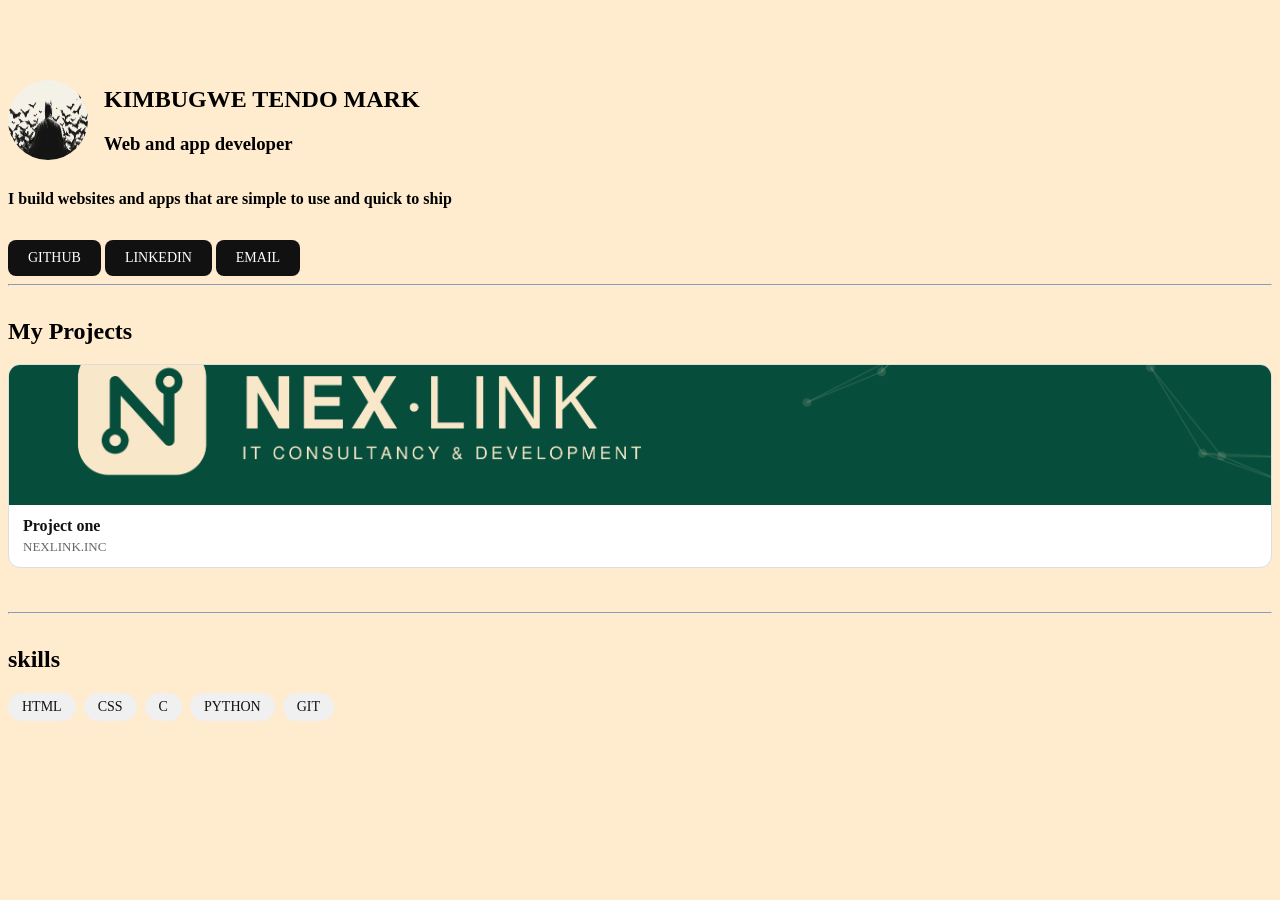
<file: index.html>
<!DOCTYPE html>
<br><br><br>
<title>KIMBUGWE MARK.dev</title>
<body style="background-color:blanchedalmond;">
<div style="display: flex; align-items: center; gap: 12px;">
    <img src="bat man.jpg" alt="Profile pic" style="border-radius: 50%; width: 80px; height: 80px;">
    <div style="margin: 4px;">
    <h2 style="color: black;" >KIMBUGWE TENDO MARK</h2>
    
   <h3 style="color: black;"> Web and app developer</h3>
   </div>
</div>
 <h4 style="font: size 30px; color:black; margin: 12px 0;"> I build websites and apps that are simple to use and quick to ship</h4>
 <a href="https://github.com/Markbloggss"
   style="display: inline-block; margin-top: 12px; padding: 10px 20px;
          background: #111; color: #fff; text-decoration: none;
          border-radius: 8px; font-size: 14px;">
    GITHUB
</a>
<a href="https://github.com/Markbloggss"
   style="display: inline-block; margin-top: 20px; padding: 10px 20px;
          background: #111; color: #fff; text-decoration: none;
          border-radius: 8px; font-size: 14px;">
    LINKEDIN
</a>
<a href="mailto:kimbugwetendoo@mail.com"
   style="display: inline-block; margin-top: 20px; padding: 10px 20px;
          background: #111; color: #fff; text-decoration: none;
          border-radius: 8px; font-size: 14px;">
    EMAIL 
</a>

 </div>
 <br>
 <hr>
 <style>
  .work-grid {
    display: grid;
    grid-template-columns: repeat(auto-fit, minmax(220px, 1fr));
    gap: 16px;
    margin-top: 12px;
  }
  .work-card {
    display: block;
    border: 1px solid #ddd;
    border-radius: 12px;
    overflow: hidden;
    text-decoration: none;
    color: #111;
    background: #fff;
  }
  .work-card:hover {
    border-color: #111;
  }
  .work-card img {
    width: 100%;
    height: 140px;
    object-fit: cover;
    display: block;
  }
  .work-card .info {
    padding: 12px 14px;
  }
  .work-card h3 {
    margin: 0 0 4px;
    font-size: 16px;
  }
  .work-card p {
    margin: 0;
    font-size: 13px;
    color: #666;
  }
</style>

<h2 style="margin-top: 32px;">My Projects</h2>

<div class="work-grid">

  <a class="work-card" href="NEXLINK.png">
    <img src="NEXLINK.png" alt="Project one screenshot">
    <div class="info">
      <h3>Project one</h3>
      <p>NEXLINK.INC </p>
    </div>
  </a>
  

  
</div>
<br><br>
<HR>
<div>
  
  <style>
    .skills {
      display:flex;
      flex-wrap: wrap;
      gap: 8px;
      margin-top: 12px;
    }
    .skill{
      padding: 6px 14px;
      background: #f0f0f0;
      color: #111;
      border-radius: 20px;
      font-size: 14px;
    }
  </style>
<h2 style="margin-top: 32px;">skills</h2>
<div class="skills">
  <span class="skill">HTML</span>
  <span class="skill">CSS</span>
  <span class="skill">C</span>
  <span class="skill">PYTHON</span>
  <span class="skill">GIT</span>
  
  
  

</div>
</div>
 </body>
</html>
</file>
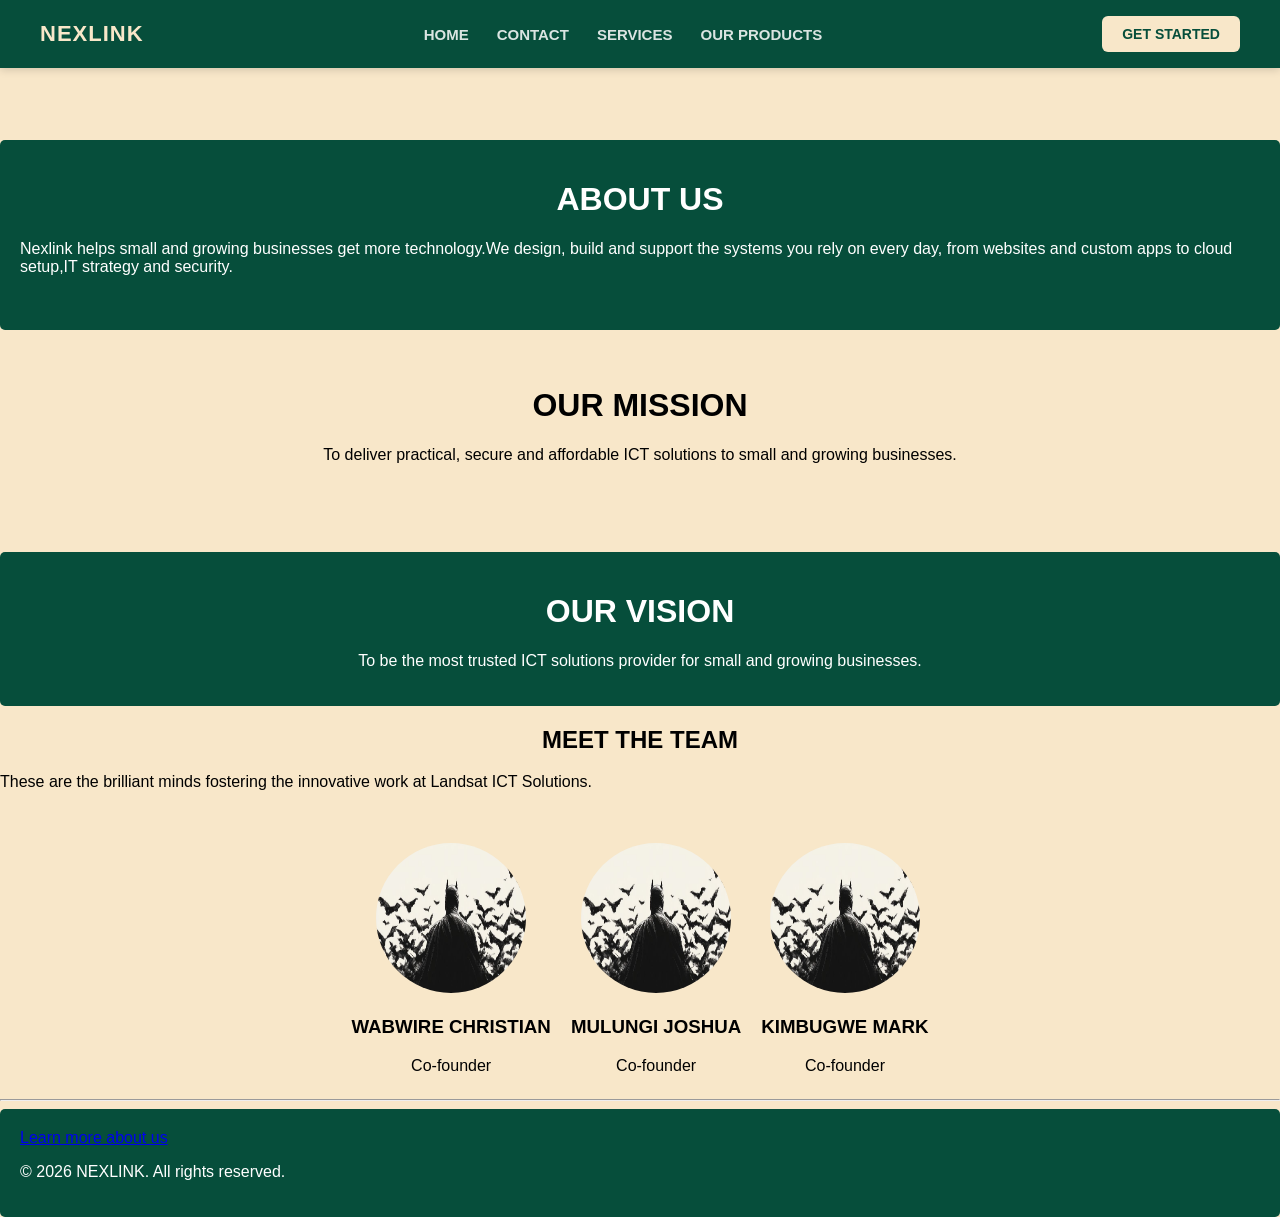
<file: about.html>
<!DOCTYPE html>
<html lang="en">
<head>
    <meta charset="UTF-8">
    <meta name="viewport" content="width=device-width, initial-scale=1.0">

    <title>NEXLINK</title>

    <link rel="stylesheet" href="txt.css">
    <link rel="icon" type="image/png" href="flogo.ico">
</head>

<body>

    <header class="site-header">

        <a href="home.html" class="logo">NEXLINK</a>

        <nav class="nav">
            <a href="home.html">HOME</a>
            
            <a href="contact.html">CONTACT</a>
            <a href="services.html">SERVICES</a>
            <a href="ourproducts.html">OUR PRODUCTS</a>
        </nav>

        <a href="contact.html" class="header-btn">GET STARTED</a>


    </header>
    <br><br>
    <br><br>
<div style="background-color: #064e3b; color: white; padding: 20px; border-radius: 5px;"> 
<h1 style="text-align: center;"> ABOUT US</h1>

<p> Nexlink helps small and growing businesses get more technology.We  design, build and support the systems you rely on every day, from websites and custom apps to cloud setup,IT strategy and security. </p>
<br>

</div>
<br><br>
<div>
    <h1 style="text-align: center;">OUR MISSION</h1>
    <p style="text-align: center;">To deliver practical, secure and affordable ICT solutions to small and growing businesses.</p>
</div>
<br><br>
<br><br>
<div style="background-color: #064e3b; color: white; padding: 20px; border-radius: 5px;">
    <h1 style="text-align: center;">OUR VISION</h1>
    <p style="text-align: center;">To be the most trusted ICT solutions provider for small and growing businesses.</p>
</div>
<div>
    <h2 style="text-align: center;"> MEET THE TEAM</h2>
    <p> These are the brilliant minds fostering the innovative work at Landsat ICT Solutions.</p>
    <br><br>
    <div style="display: flex; justify-content: center; gap: 20px;">
        <div style="text-align: center;">
            <img src="bat man.jpg" alt="Co-founder" style="width: 150px; height: 150px; border-radius: 50%;">
            <h3>WABWIRE CHRISTIAN</h3>
            <p>Co-founder</p>
        </div>
        <div style="text-align: center;">
            <img src="bat man.jpg" alt="Co-founder" style="width: 150px; height: 150px; border-radius: 50%;">
            <h3>MULUNGI JOSHUA</h3>
            <p>Co-founder</p>
        </div>
        <div style="text-align: center;">
            <img src="bat man.jpg" alt="Co-founder" style="width: 150px; height: 150px; border-radius: 50%;">
            <h3>KIMBUGWE MARK</h3>
            <p>Co-founder</p>
        </div>

    </div>

</div>
<hr>
<div style="background-color: #064e3b; color: white; padding: 20px; border-radius: 5px;">
    
    <footer>
        <a href="d2350ae8-492e-4941-b3a7-0096e197b7d4.svg" target="_blank" rel="noopener noreferrer">Learn more about us</a>
        <p>&copy; 2026 NEXLINK. All rights reserved.</p>
    </footer>
</div>

</body>
</html>
</file>
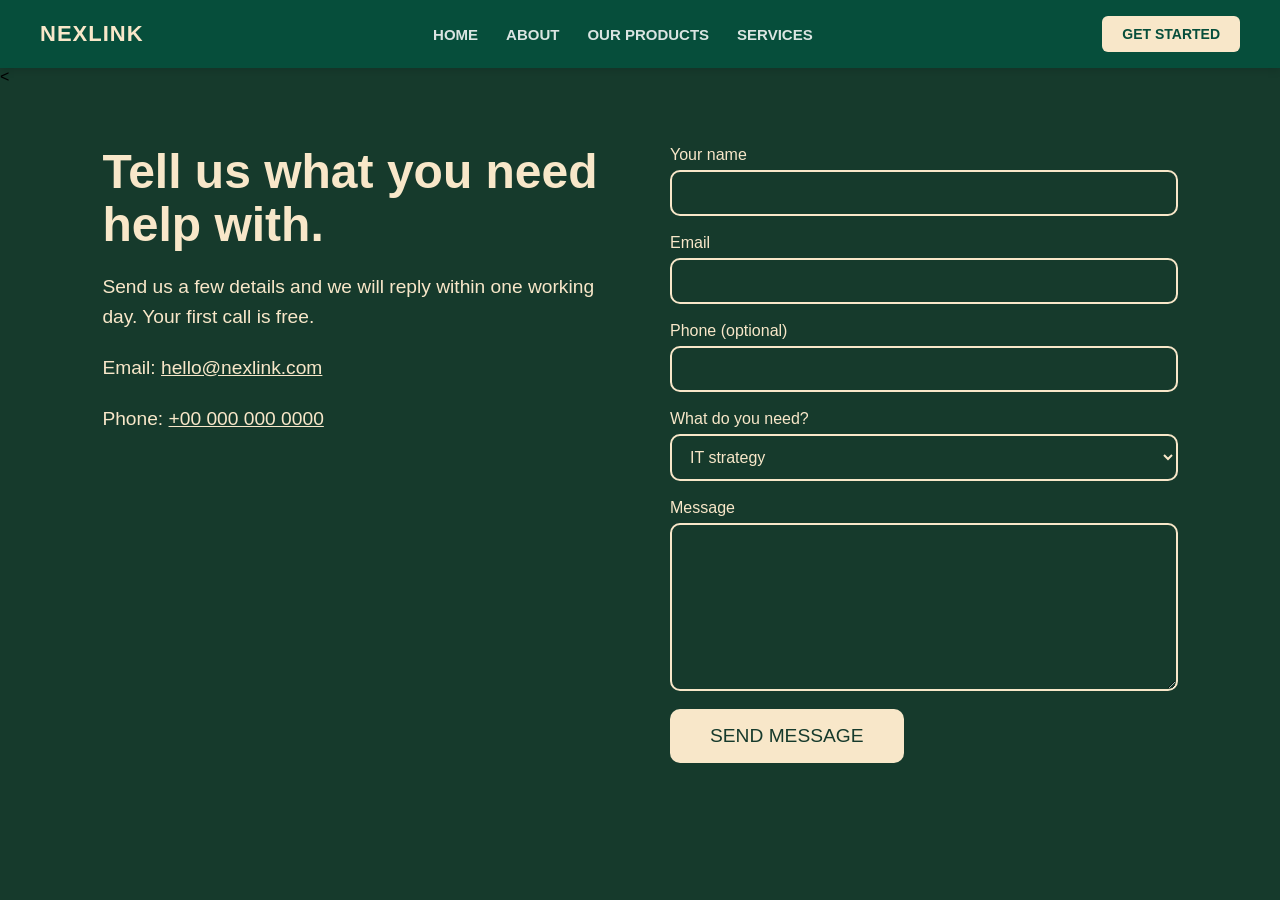
<file: contact.html>
<!DOCTYPE html>
<html lang="en">
<head>
    <meta charset="UTF-8">
    <meta name="viewport" content="width=device-width, initial-scale=1.0">

    <title>NEXLINK</title>

    <link rel="stylesheet" href="txt.css">
    <link rel="icon" type="image/png" href="flogo.ico">
</head>

<body>

    <header class="site-header">

        <a href="home.html" class="logo">NEXLINK</a>

        <nav class="nav">
            <a href="home.html">HOME</a>
            <a href="about.html">ABOUT</a>
            <a href="ourproducts.html">OUR PRODUCTS</a>
            <a href="services.html">SERVICES</a>
        </nav>

        <a href="contact.html" class="header-btn">GET STARTED</a>

    </header>
<!DOCTYPE html>
<html lang="en">
<head>
  <meta charset="UTF-8">
  <meta name="viewport" content="width=device-width, initial-scale=1">
  <title>Contact | Nexlink</title>
  <style>
    .contact { display: flex; flex-wrap: wrap; gap: 60px; padding: 60px 8%; color: #f8e7c9; }
    .contact-info { flex: 1; min-width: 280px; }
    .contact-info h1 { font-size: 3rem; line-height: 1.1; margin: 0 0 20px; }
    .contact-info p { font-size: 1.2rem; line-height: 1.6; margin: 0 0 20px; }
    .contact-info a { color: #f8e7c9; }

    .contact form { flex: 1; min-width: 280px; display: grid; gap: 18px; }
    .contact label { display: grid; gap: 6px; font-weight: 500; }
    .contact input, .contact select, .contact textarea {
      font: inherit; padding: 12px 14px; border-radius: 10px;
      border: 2px solid #f8e7c9; background: transparent; color: #f8e7c9;
    }
    .contact select option { color: #163a2c; }
    .contact textarea { min-height: 140px; resize: vertical; }
    .contact input:focus, .contact select:focus, .contact textarea:focus {
      outline: 3px solid #7A9A80; outline-offset: 2px;
    }
    .contact button {
      justify-self: start; font: inherit; font-weight: 500;
      font-size: 1.2rem; padding: 1rem 2.5rem; border-radius: 10px;
      border: none; background: #f8e7c9; color: #163a2c; cursor: pointer;
    }
  </style>
</head>

<body style="background-color: #163a2c;">

  <!-- Your existing header goes here -->
  <
  <main class="contact">
    <div class="contact-info">
      <h1>Tell us what you need help with.</h1>
      <p>Send us a few details and we will reply within one working day. Your first call is free.</p>
      <p>Email: <a href="mailto:hello@nexlink.com">hello@nexlink.com</a></p>
      <p>Phone: <a href="tel:+0000000000">+00 000 000 0000</a></p>
    </div>

    <form action="#" method="post">
      <label>Your name
        <input type="text" name="name" required>
      </label>
      <label>Email
        <input type="email" name="email" required>
      </label>
      <label>Phone (optional)
        <input type="tel" name="phone">
      </label>
      <label>What do you need?
        <select name="service">
          <option>IT strategy</option>
          <option>Cloud and migration</option>
          <option>Cybersecurity</option>
          <option>Systems integration</option>
          <option>Managed support</option>
          <option>Something else</option>
        </select>
      </label>
      <label>Message
        <textarea name="message" required></textarea>
      </label>
      <button type="submit">SEND MESSAGE</button>
    </form>
  </main>

</body>
</html>
    

</body>
</html>
</file>
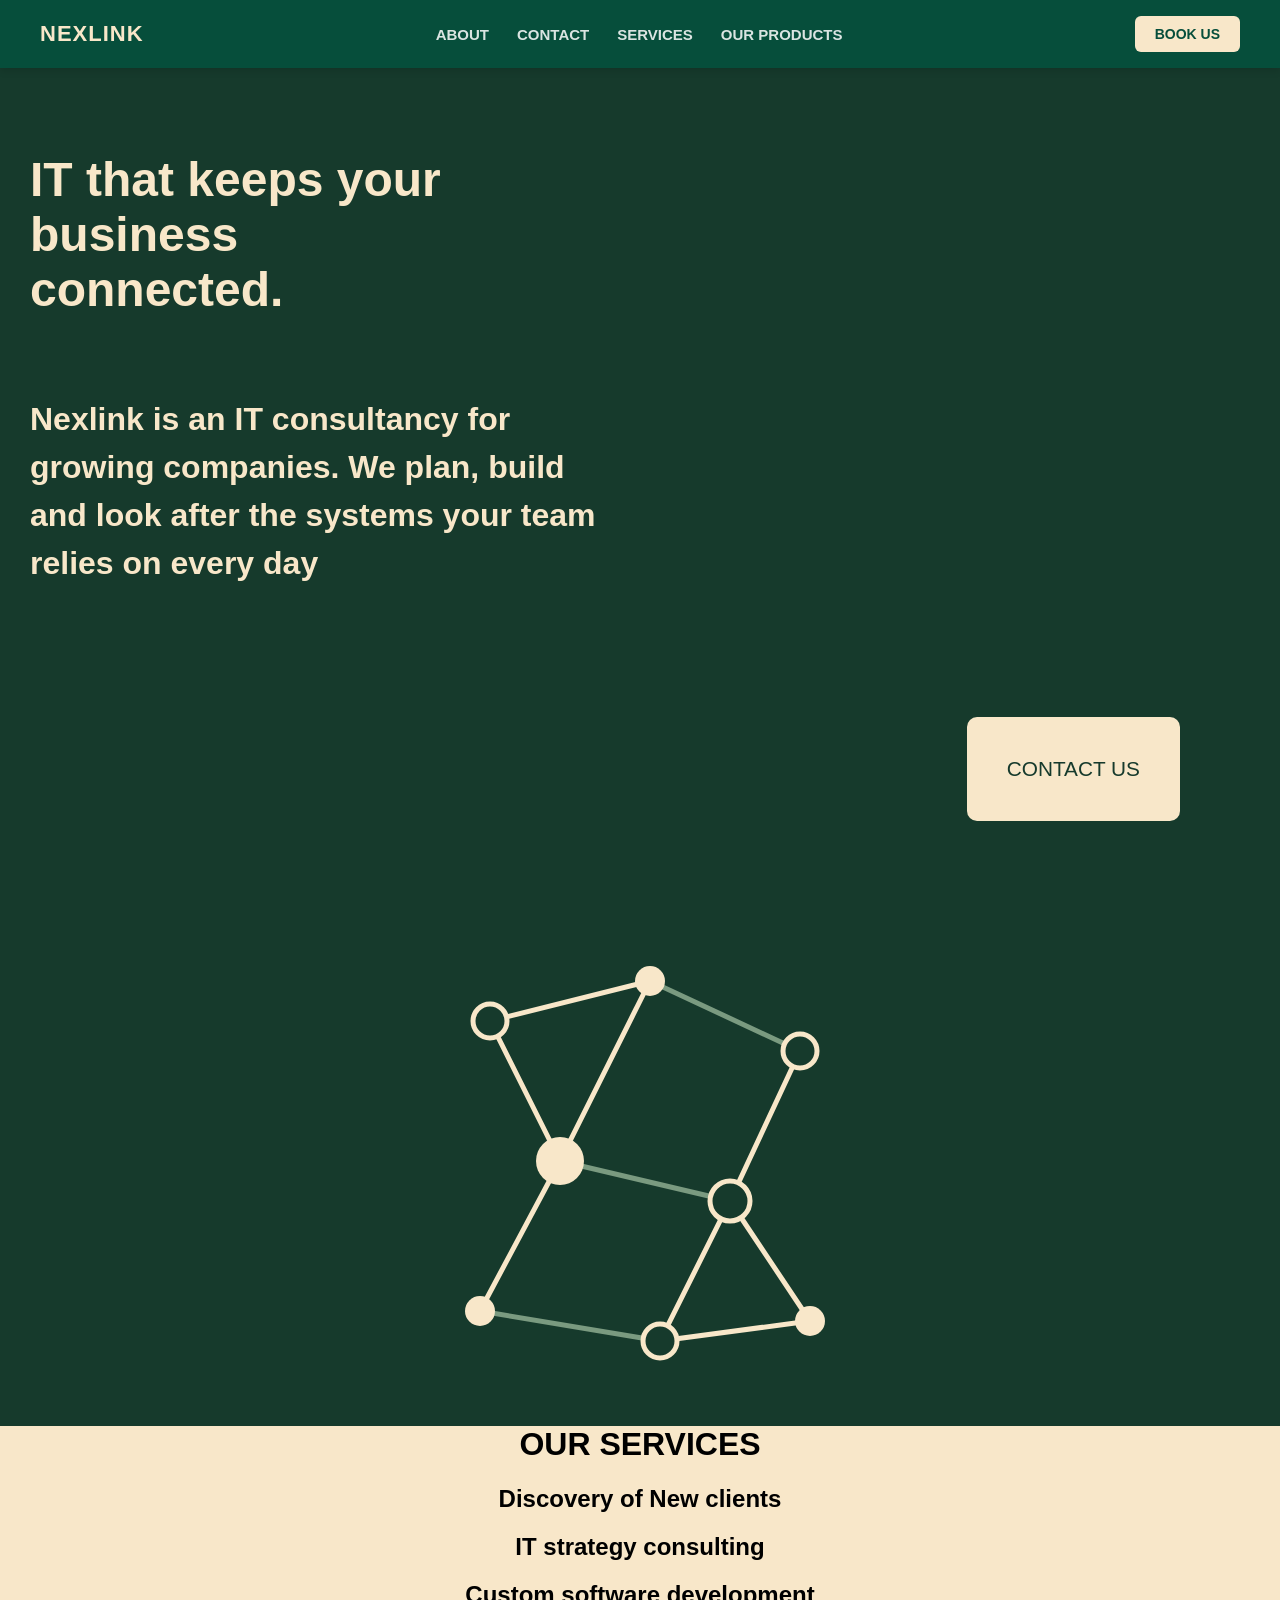
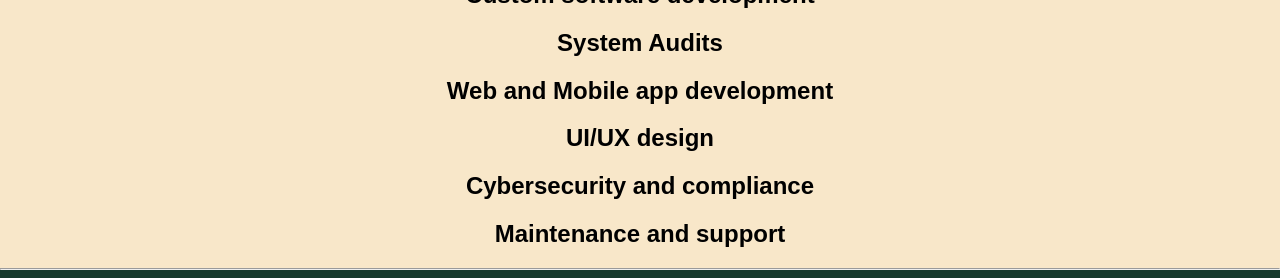
<file: home.html>
<!DOCTYPE html> 
<html lang="en">
<head>
    <meta charset="UTF-8">
    <meta name="viewport" content="width=device-width, initial-scale=1.0">

    <title>NEXLINK</title>

    <link rel="stylesheet" href="txt.css">
    <link rel="icon" type="image/png" href="flogo.ico">
</head>

<body style="background-color: #163a2c;">

    <header class="site-header">

        <a href="home.html" class="logo">NEXLINK</a>

        <nav class="nav">
            
            <a href="about.html">ABOUT</a>
            <a href="contact.html">CONTACT</a>
            <a href="services.html">SERVICES</a>
            <a href="ourproducts.html">OUR PRODUCTS</a>
        </nav>

        <a href="contact.html" class="header-btn">BOOK US</a>

    </header>
    <br><br><br>
  <div > 
    <h1 style="color: #f8e7c9; margin: 30px;"><font size="25">IT that keeps your<br> business<br> connected.</font></h1>
    <br>
    <h1 style="color: #f8e7c9; margin: 30px;line-height: 1.5;"> Nexlink is an IT consultancy for <br>growing companies. We plan, build <br>and look after the systems your team<br>relies on every day</h1>
   <div style="display: flex;justify-content: flex-end;">
    <a href="contact.html" style="margin: 100px; font-size: 1.3rem; padding: 2.5rem; border-radius: 10px; background-color: #f8e7c9; color: #163a2c; text-decoration: none; font-weight: 500;"> CONTACT US</a> 

   </div>
  </div>
<div style="text-align: center;">
    <svg viewBox="0 0 480 480" width="480" style="max-width: 100%; height: auto;">
  <!-- lines -->
  <g stroke="#f8e7c9" stroke-width="5" stroke-linecap="round" fill="none">
    <path d="M90 100 L250 60"/>
    <path d="M90 100 L160 240"/>
    <path d="M250 60 L160 240"/>
    <path d="M400 130 L330 280"/>
    <path d="M160 240 L80 390"/>
    <path d="M330 280 L260 420"/>
    <path d="M260 420 L410 400"/>
    <path d="M330 280 L410 400"/>
  </g>
  <g stroke="#7A9A80" stroke-width="5" stroke-linecap="round" fill="none">
    <path d="M250 60 L400 130"/>
    <path d="M160 240 L330 280"/>
    <path d="M80 390 L260 420"/>
  </g>

  <!-- ring nodes (hollow) -->
  <g fill="#163a2c" stroke="#f8e7c9" stroke-width="5">
    <circle cx="90" cy="100" r="17"/>
    <circle cx="400" cy="130" r="17"/>
    <circle cx="330" cy="280" r="20"/>
    <circle cx="260" cy="420" r="17"/>
  </g>

  <!-- solid nodes (filled) -->
  <g fill="#f8e7c9">
    <circle cx="250" cy="60" r="15"/>
    <circle cx="160" cy="240" r="24"/>
    <circle cx="80" cy="390" r="15"/>
    <circle cx="410" cy="400" r="15"/>
  </g>
</svg>
</div>

 
    
  <div style="text-align: center; background-color:#f8e7c9 ; text-decoration-color: #F8E7C9;">
    <h1> OUR SERVICES </h1>
    <h2>  Discovery of New clients</h2>
    <h2>  IT strategy consulting</h2>
    <h2>  Custom software development</h2>
    <h2>  System Audits</h2>
    <h2>  Web and Mobile app development</h2>
    <h2>  UI/UX design</h2>
    <h2>  Cybersecurity and compliance</h2>
    <h2>  Maintenance and support</h2>
<hr>
  </div>
  

</div>
    
</body>
</html>
</file>
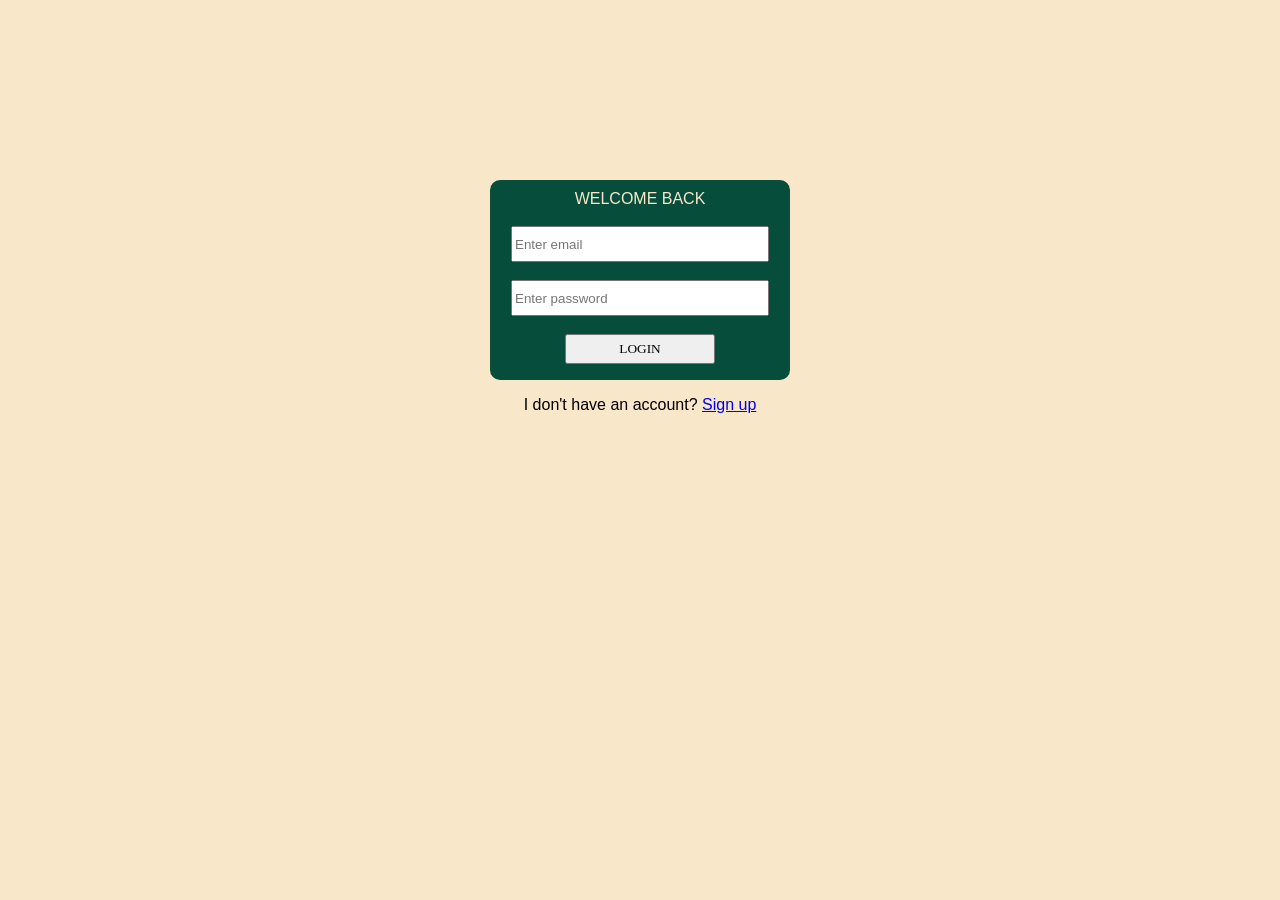
<file: login.html>
<!DOCTYPE html>
<html lang="en">
<head>
    <meta charset="UTF-8">
    <meta name="viewport" content="width=device-width, initial-scale=1.0">
    <title> NEXLINK</title>
    <link rel="icon" type="image/png" href="/favicon-96x96.png" sizes="96x96" />
<link rel="icon" type="image/svg+xml" href="/favicon.svg" />
<link rel="shortcut icon" href="/favicon.ico" />
<link rel="apple-touch-icon" sizes="180x180" href="/apple-touch-icon.png" />
<link rel="manifest" href="/site.webmanifest" />
<link rel="icon" type="image/png" href="flogo.ico"/>
</head>
<br>
<br>
<br>
<br>
<br>
<br>
<br><br>
<br><br>

<link rel="stylesheet" href="txt.css">
<body style="background-color: #F8E7C9;"></body>
<div class="box" style="text-align: center; color: #F8E7C9;size: 150px;">WELCOME BACK
<br>
<br>

<input type="text" placeholder="Enter email" style="width: 250px;height: 30px;">
<br><br>
<input type="text" placeholder="Enter password" style="width: 250px;height: 30px;">
<br><br>







<button style="width: 150px;height: 30px; font-family:'open sans'"> LOGIN</button>
</div>
<p style="text-align: center;">I don't have an account? <a href="signup.html">Sign up</a></p>






</html>
</file>
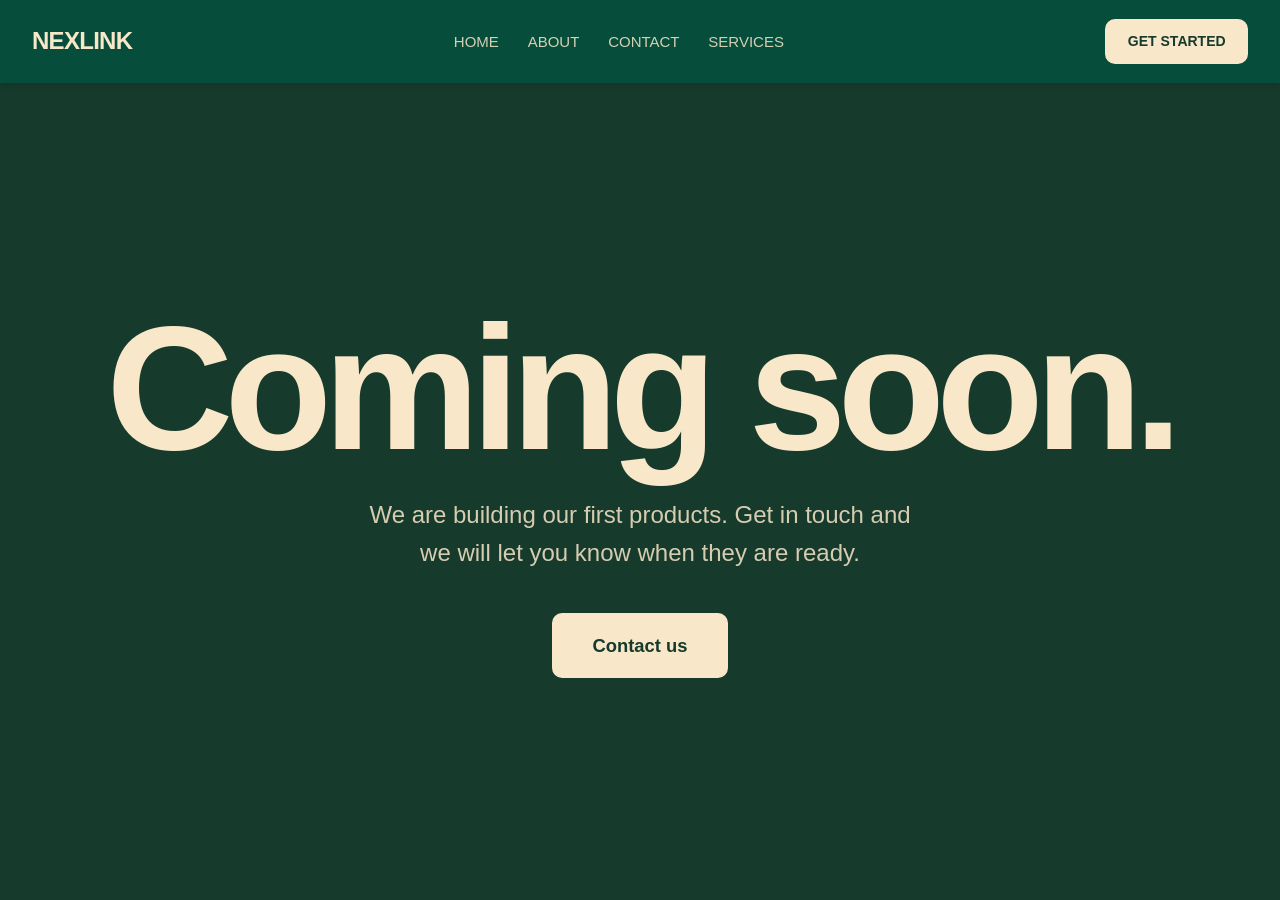
<file: ourproducts.html>
<!DOCTYPE html>
<html lang="en">
<head>
    <meta charset="UTF-8">
    <meta name="viewport" content="width=device-width, initial-scale=1.0">

    <title>NEXLINK</title>

    <link rel="stylesheet" href="txt.css">
    <link rel="icon" type="image/png" href="flogo.ico">
</head>

<body>

    <header class="site-header">

        <a href="home.html" class="logo">NEXLINK</a>

        <nav class="nav">
            <a href="home.html">HOME</a>
            <a href="about.html">ABOUT</a>
            <a href="contact.html">CONTACT</a>
            <a href="services.html">SERVICES</a>
        </nav>

        <a href="contact.html" class="header-btn">GET STARTED</a>

    </header>

    <!DOCTYPE html>
<html lang="en">
<head>
<meta charset="utf-8">
<meta name="viewport" content="width=device-width, initial-scale=1">
<title>Our Products | nexlink IT Consultancy</title>
<style>
  /* If your other pages already share a stylesheet for the header,
     delete the "Header" block below and keep the rest. */
  * { box-sizing: border-box; }
  html, body { height: 100%; }
  body { margin: 0; background-color: #163a2c; color: #f8e7c9; font-family: "Segoe UI", Arial, sans-serif; line-height: 1.6; display: flex; flex-direction: column; }

  /* ---------- Header ---------- */
  .site-header { display: flex; align-items: center; justify-content: space-between; padding: 1.2rem 2rem; flex-wrap: wrap; gap: 1rem; }
  .logo { color: #f8e7c9; font-weight: 700; font-size: 1.5rem; letter-spacing: -0.03em; text-decoration: none; }
  .nav { display: flex; gap: 1.8rem; flex-wrap: wrap; }
  .nav a { color: #f8e7c9; text-decoration: none; font-weight: 500; }
  .nav a:hover { text-decoration: underline; text-underline-offset: 6px; }
  .header-btn { background-color: #f8e7c9; color: #163a2c; padding: 0.7rem 1.4rem; border-radius: 10px; text-decoration: none; font-weight: 600; }

  /* ---------- Coming soon ---------- */
  main { flex: 1; display: flex; flex-direction: column; align-items: center; justify-content: center; text-align: center; padding: 2rem; }
  h1 { font-size: clamp(4rem, 15vw, 11rem); line-height: 0.95; letter-spacing: -0.05em; font-weight: 700; margin: 0 0 1.5rem; }
  p { font-size: clamp(1.1rem, 2vw, 1.5rem); max-width: 34rem; opacity: 0.85; margin: 0 0 2.5rem; }
  .btn { background-color: #f8e7c9; color: #163a2c; padding: 1rem 2.4rem; border-radius: 10px; text-decoration: none; font-weight: 600; font-size: 1.15rem; border: 2px solid #f8e7c9; }
  .btn:hover { background-color: transparent; color: #f8e7c9; }
  a:focus-visible { outline: 3px solid #7A9A80; outline-offset: 3px; }
</style>
</head>
<body>



<main>
  <h1>Coming soon.</h1>
  <p>We are building our first products. Get in touch and we will let you know when they are ready.</p>
  <a href="contact.html" class="btn">Contact us</a>
</main>

</body>
</html>

</body>
</html>
</file>
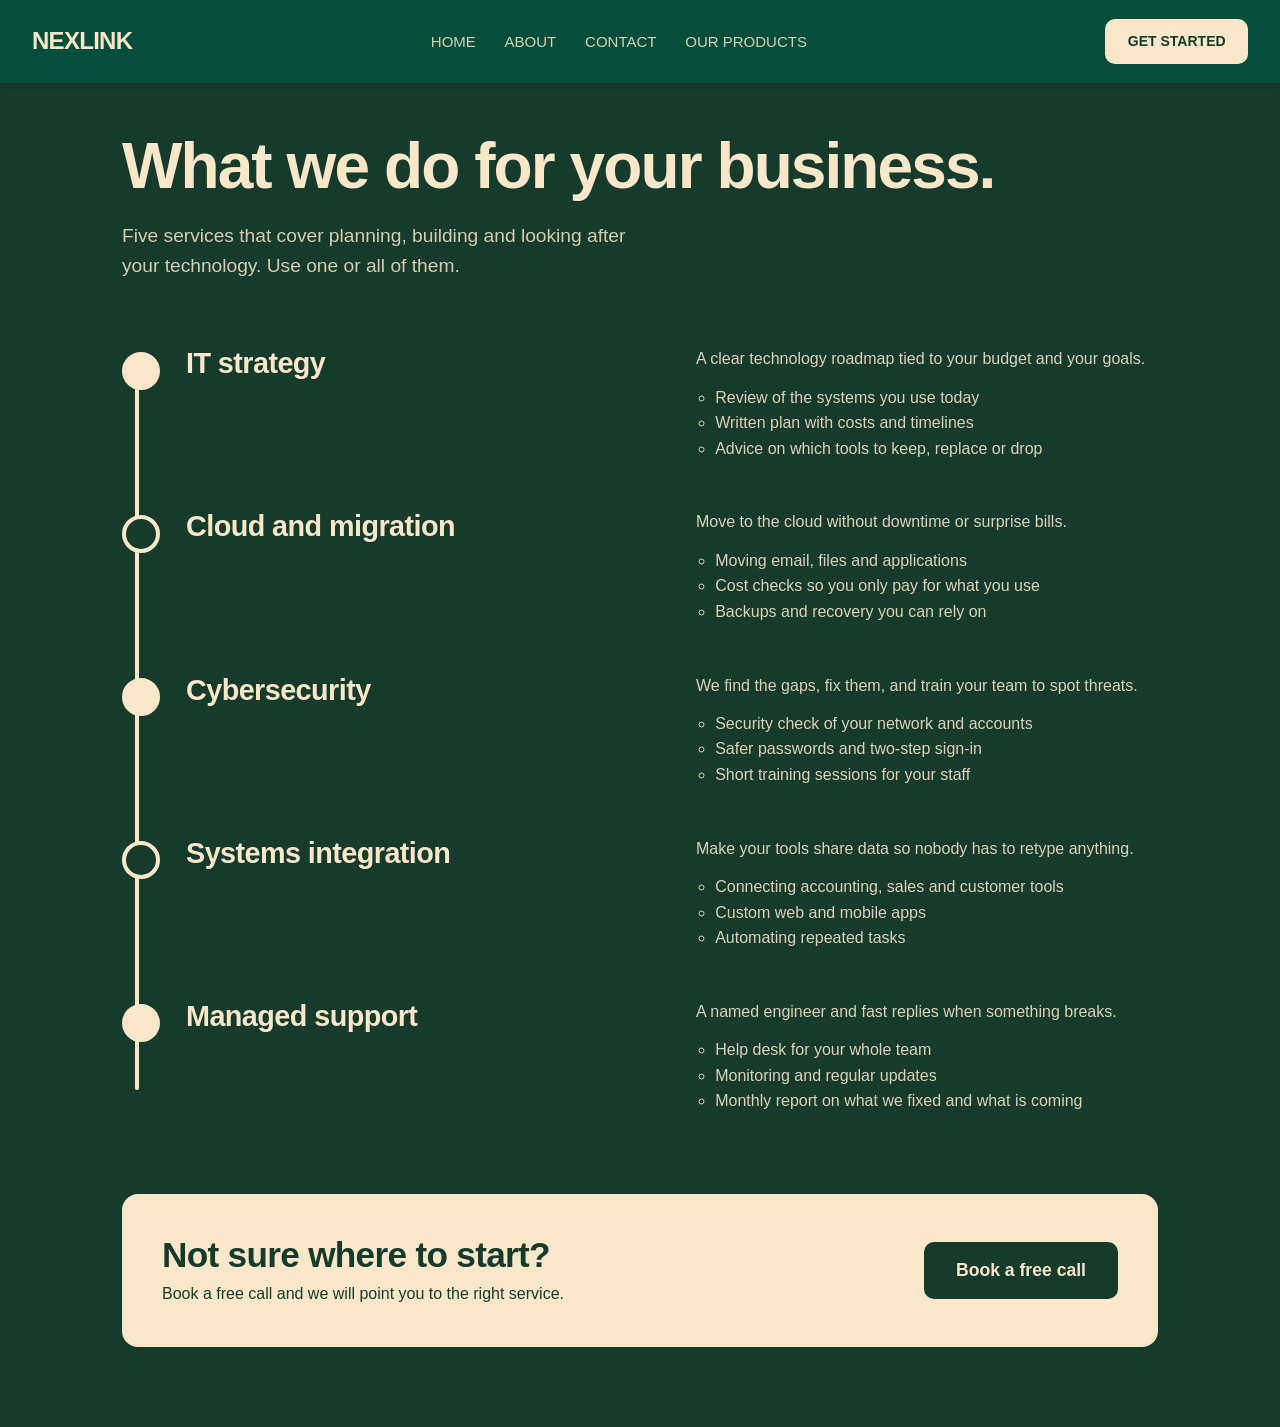
<file: services.html>
<!DOCTYPE html>
<html lang="en">
<head>
    <meta charset="UTF-8">
    <meta name="viewport" content="width=device-width, initial-scale=1.0">

    <title>NEXLINK</title>

    <link rel="stylesheet" href="txt.css">
    <link rel="icon" type="image/png" href="flogo.ico">
</head>

<body>

    <header class="site-header">

        <a href="home.html" class="logo">NEXLINK</a>

        <nav class="nav">
            <a href="home.html">HOME</a>
            <a href="about.html">ABOUT</a>
            <a href="contact.html">CONTACT</a>
            <a href="ourproducts.html">OUR PRODUCTS</a>
        </nav>

        <a href="contact.html" class="header-btn">GET STARTED</a>

    </header>

    <!DOCTYPE html>
<html lang="en">
<head>
<meta charset="utf-8">
<meta name="viewport" content="width=device-width, initial-scale=1">
<title>Services | nexlink IT Consultancy</title>
<style>
  /* If your other pages already share a stylesheet for the header,
     delete the "Header" block below and keep the rest. */
  * { box-sizing: border-box; }
  body { margin: 0; background-color: #163a2c; color: #f8e7c9; font-family: "Segoe UI", Arial, sans-serif; line-height: 1.6; }
  a { color: inherit; }

  /* ---------- Header ---------- */
  .site-header { display: flex; align-items: center; justify-content: space-between; padding: 1.2rem 2rem; flex-wrap: wrap; gap: 1rem; }
  .logo { color: #f8e7c9; font-weight: 700; font-size: 1.5rem; letter-spacing: -0.03em; text-decoration: none; }
  .nav { display: flex; gap: 1.8rem; flex-wrap: wrap; }
  .nav a { color: #f8e7c9; text-decoration: none; font-weight: 500; }
  .nav a:hover { text-decoration: underline; text-underline-offset: 6px; }
  .header-btn { background-color: #f8e7c9; color: #163a2c; padding: 0.7rem 1.4rem; border-radius: 10px; text-decoration: none; font-weight: 600; }

  /* ---------- Page intro ---------- */
  .intro { max-width: 1100px; margin: 0 auto; padding: 3rem 2rem 2rem; }
  h1 { font-size: clamp(2.4rem, 5vw, 4rem); line-height: 1.1; letter-spacing: -0.03em; margin: 0 0 1.2rem; }
  .intro p { font-size: 1.2rem; opacity: 0.85; max-width: 34rem; margin: 0; }

  /* ---------- Services chain ---------- */
  .chain { max-width: 1100px; margin: 0 auto; padding: 2rem 2rem 3rem; list-style: none; position: relative; }
  .chain::before { content: ""; position: absolute; left: calc(2rem + 13px); top: 3rem; bottom: 4.5rem; width: 4px; background: #f8e7c9; border-radius: 2px; }
  .chain > li { position: relative; display: grid; grid-template-columns: 1fr 1fr; gap: 1rem 3rem; padding: 0 0 3rem 4rem; }
  .chain > li:last-child { padding-bottom: 0; }
  .chain > li::before { content: ""; position: absolute; left: 0; top: 0.35rem; width: 30px; height: 30px; border-radius: 50%; background: #f8e7c9; border: 4px solid #f8e7c9; }
  .chain > li:nth-child(even)::before { background: #163a2c; }
  .chain h2 { font-size: 1.8rem; letter-spacing: -0.02em; line-height: 1.2; margin: 0; }
  .chain p { margin: 0 0 0.8rem; opacity: 0.88; }
  .chain ul { margin: 0; padding-left: 1.2rem; opacity: 0.88; }

  /* ---------- Call to action ---------- */
  .cta { max-width: 1100px; margin: 0 auto; padding: 2rem 2rem 5rem; }
  .cta-box { background-color: #f8e7c9; color: #163a2c; border-radius: 16px; padding: 2.5rem; display: flex; align-items: center; justify-content: space-between; gap: 1.5rem; flex-wrap: wrap; }
  .cta-box h2 { font-size: clamp(1.6rem, 3vw, 2.2rem); letter-spacing: -0.02em; line-height: 1.2; margin: 0 0 0.3rem; }
  .cta-box p { margin: 0; }
  .cta-btn { background-color: #163a2c; color: #f8e7c9; padding: 0.9rem 2rem; border-radius: 10px; text-decoration: none; font-weight: 600; font-size: 1.1rem; }
  .cta-btn:hover { background-color: #0f2b20; }

  a:focus-visible { outline: 3px solid #7A9A80; outline-offset: 3px; }
  @media (max-width: 800px) {
    .chain > li { grid-template-columns: 1fr; }
  }
</style>
</head>
<body>



<main>
  <section class="intro">
    <h1>What we do for your business.</h1>
    <p>Five services that cover planning, building and looking after your technology. Use one or all of them.</p>
  </section>

  <ol class="chain">
    <li>
      <h2>IT strategy</h2>
      <div>
        <p>A clear technology roadmap tied to your budget and your goals.</p>
        <ul>
          <li>Review of the systems you use today</li>
          <li>Written plan with costs and timelines</li>
          <li>Advice on which tools to keep, replace or drop</li>
        </ul>
      </div>
    </li>
    <li>
      <h2>Cloud and migration</h2>
      <div>
        <p>Move to the cloud without downtime or surprise bills.</p>
        <ul>
          <li>Moving email, files and applications</li>
          <li>Cost checks so you only pay for what you use</li>
          <li>Backups and recovery you can rely on</li>
        </ul>
      </div>
    </li>
    <li>
      <h2>Cybersecurity</h2>
      <div>
        <p>We find the gaps, fix them, and train your team to spot threats.</p>
        <ul>
          <li>Security check of your network and accounts</li>
          <li>Safer passwords and two-step sign-in</li>
          <li>Short training sessions for your staff</li>
        </ul>
      </div>
    </li>
    <li>
      <h2>Systems integration</h2>
      <div>
        <p>Make your tools share data so nobody has to retype anything.</p>
        <ul>
          <li>Connecting accounting, sales and customer tools</li>
          <li>Custom web and mobile apps</li>
          <li>Automating repeated tasks</li>
        </ul>
      </div>
    </li>
    <li>
      <h2>Managed support</h2>
      <div>
        <p>A named engineer and fast replies when something breaks.</p>
        <ul>
          <li>Help desk for your whole team</li>
          <li>Monitoring and regular updates</li>
          <li>Monthly report on what we fixed and what is coming</li>
        </ul>
      </div>
    </li>
  </ol>

  <section class="cta">
    <div class="cta-box">
      <div>
        <h2>Not sure where to start?</h2>
        <p>Book a free call and we will point you to the right service.</p>
      </div>
      <a href="contact.html" class="cta-btn">Book a free call</a>
    </div>
  </section>
</main>

</body>
</html>

</body>
</html>
</file>
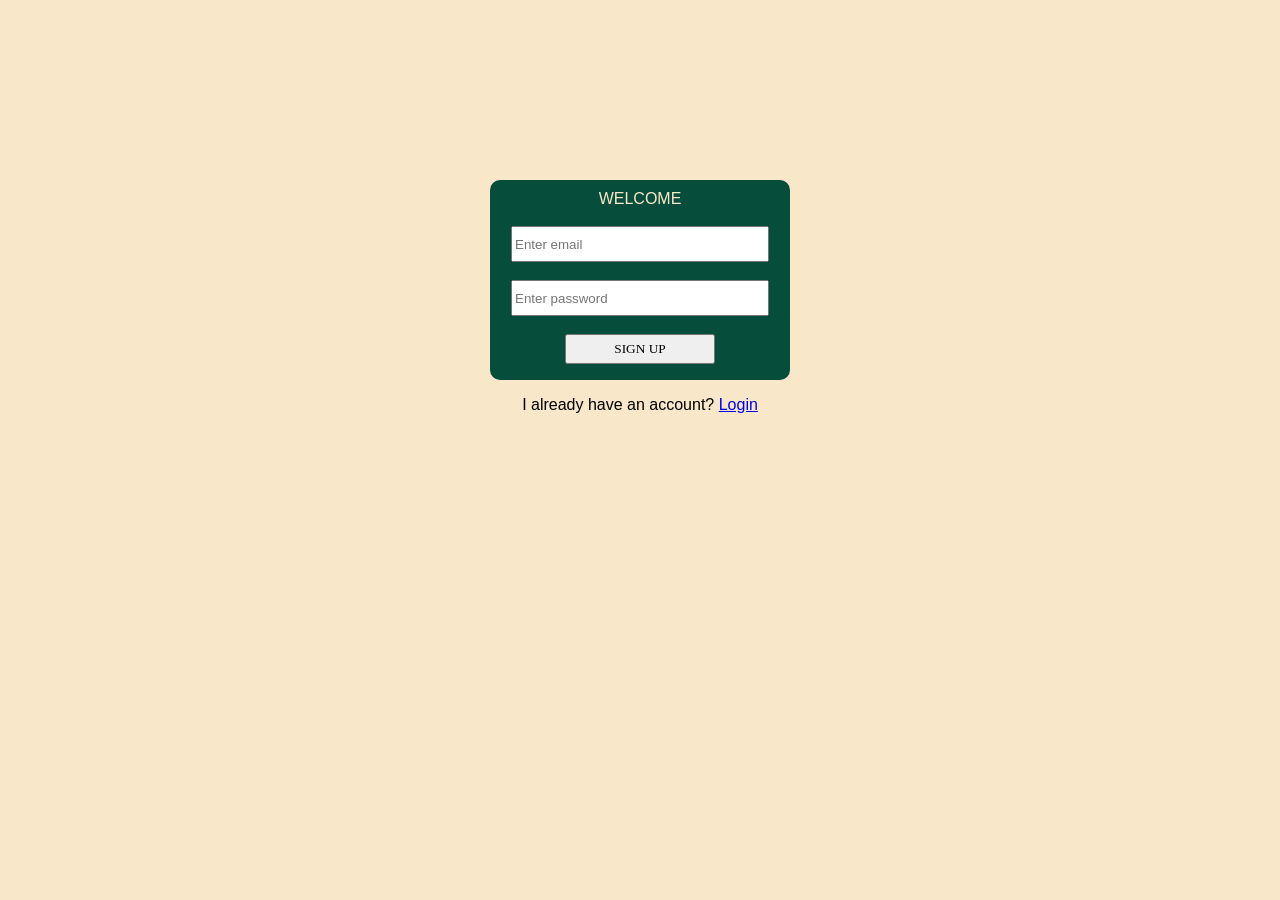
<file: signup.html>
<!DOCTYPE html>
<html lang="en">
<head>
    <meta charset="UTF-8">
    <meta name="viewport" content="width=device-width, initial-scale=1.0">
    <title> NEXLINK</title>
    <link rel="icon" type="image/png" href="/favicon-96x96.png" sizes="96x96" />
<link rel="icon" type="image/svg+xml" href="/favicon.svg" />
<link rel="shortcut icon" href="/favicon.ico" />
<link rel="apple-touch-icon" sizes="180x180" href="/apple-touch-icon.png" />
<link rel="manifest" href="/site.webmanifest" />
<link rel="icon" type="image/png" href="flogo.ico"/>
</head>
<br>
<br>
<br>
<br>
<br>
<br>
<br><br>
<br><br>


<link rel="stylesheet" href="txt.css">
<body style="background-color: #F8E7C9;"></body>

<div class="box" style="text-align: center; color: #F8E7C9;size: 150px;">WELCOME
<br>
<br>

<input type="text" placeholder="Enter email" style="width: 250px;height: 30px;">
<br><br>
<input type="text" placeholder="Enter password" style="width: 250px;height: 30px;">
<br><br>







<button style="width: 150px;height: 30px; font-family:'open sans'"> SIGN UP</button>
</div>
<p style="text-align: center;">I already have an account? <a href="login.html">Login</a></p>






</html>
</file>
<file: txt.css>
.box {
    width: 300px;
    min-height: 200px;
    background-color: #064E3B;
    padding: 10px;
    margin: 0 auto;
    border-radius: 10px;
    box-sizing: border-box;
}

/* Header styling */
.site-header {
    position: sticky;
    top: 0;
    z-index: 100;
    display: flex;
    align-items: center;
    justify-content: space-between;
    padding: 16px 40px;
    background-color: #064E3B;
    color: #fff;
    font-family: 'Montserrat', Arial, sans-serif;
    box-shadow: 0 2px 8px rgba(0, 0, 0, 0.15);
}

/* Logo */
.logo {
    font-size: 22px;
    font-weight: 700;
    letter-spacing: 1px;
    color: #F8E7C9;
    text-decoration: none;
}

/* Navigation */
.nav {
    display: flex;
    align-items: center;
    gap: 28px;
}

.nav a {
    color: #fff;
    text-decoration: none;
    font-size: 15px;
    font-weight: 600;
    opacity: 0.85;
    transition: opacity 0.3s ease;
}

.nav a:hover {
    opacity: 1;
}

/* Header button */
.header-btn {
    background-color: #F8E7C9;
    color: #064E3B;
    padding: 10px 20px;
    border-radius: 6px;
    font-weight: 700;
    text-decoration: none;
    font-size: 14px;
}

/* General page styling */
body {
    margin: 0;
    background-color: #F8E7C9;
    font-family: 'Montserrat', Arial, sans-serif;
}

/* Mobile responsive design */
@media (max-width: 700px) {
    .site-header {
        padding: 12px 16px;
    }

    .nav {
        display: none;
    }
}
</file>
